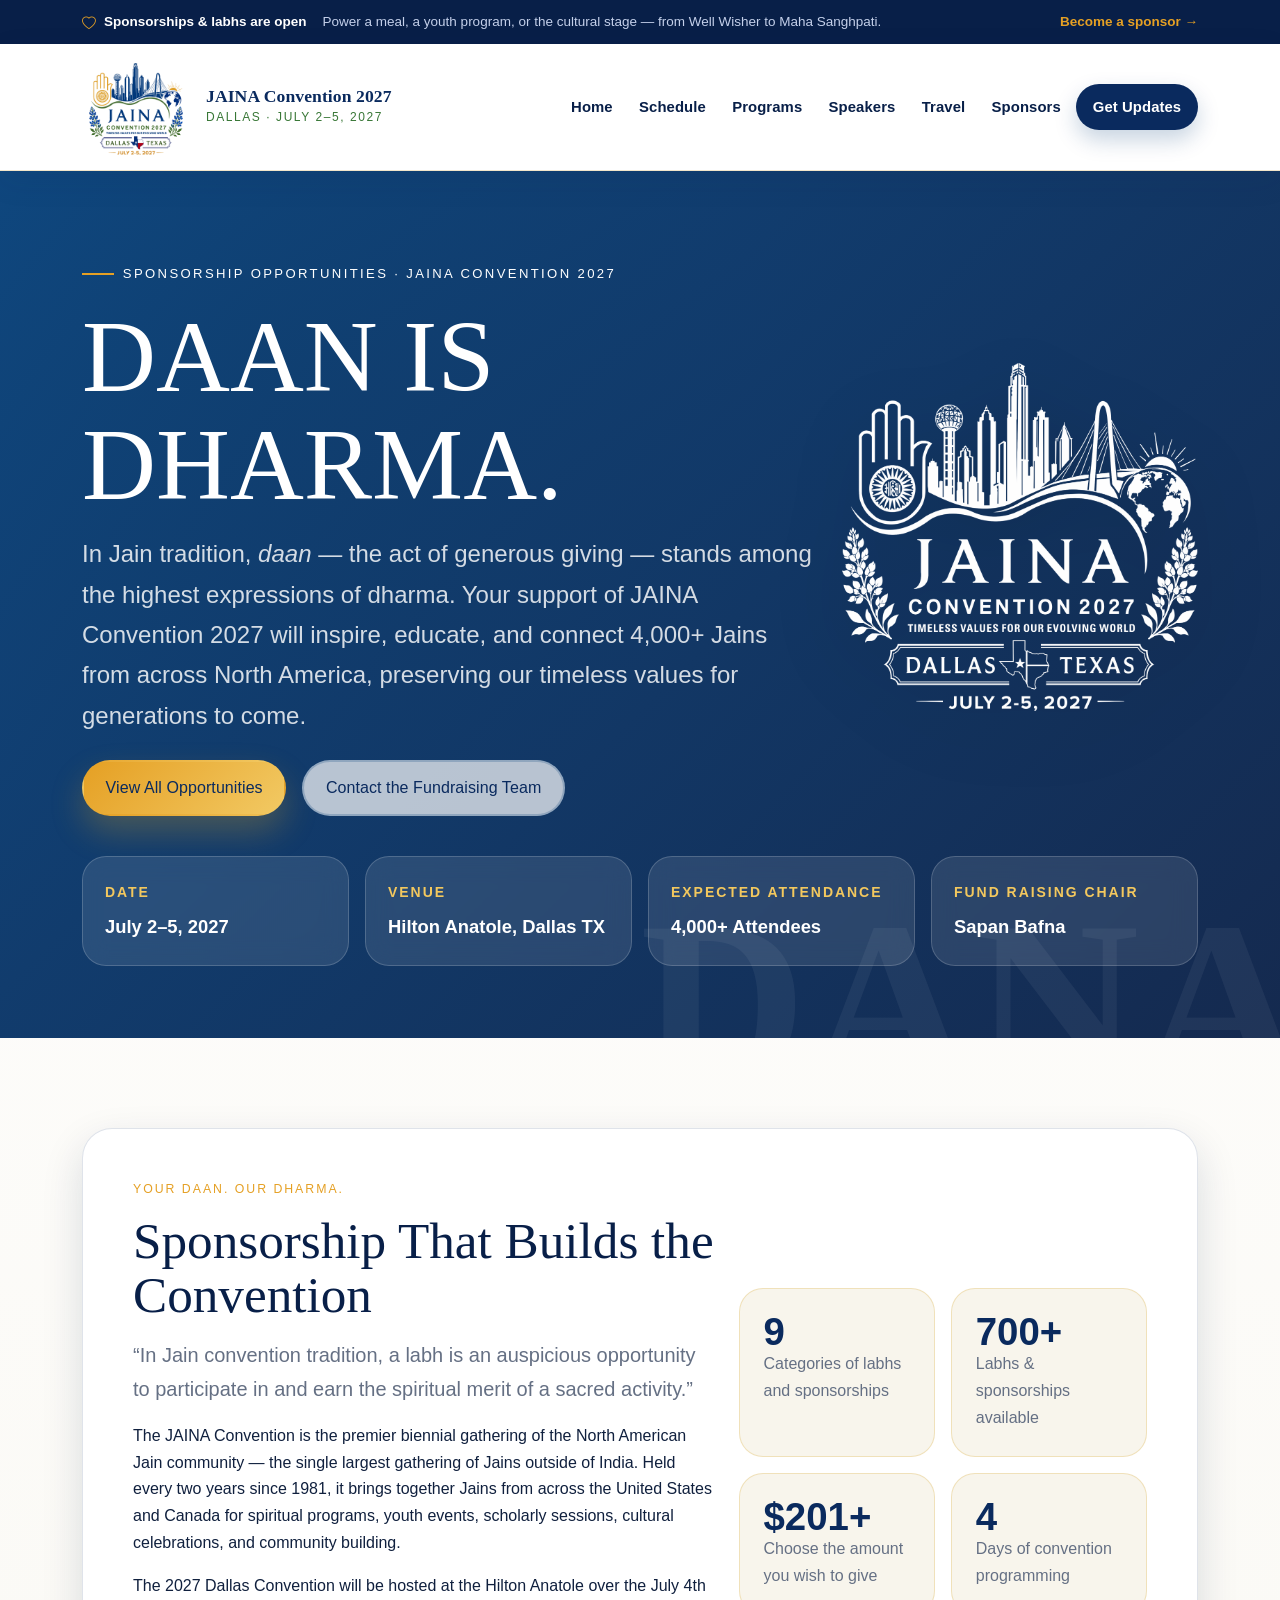
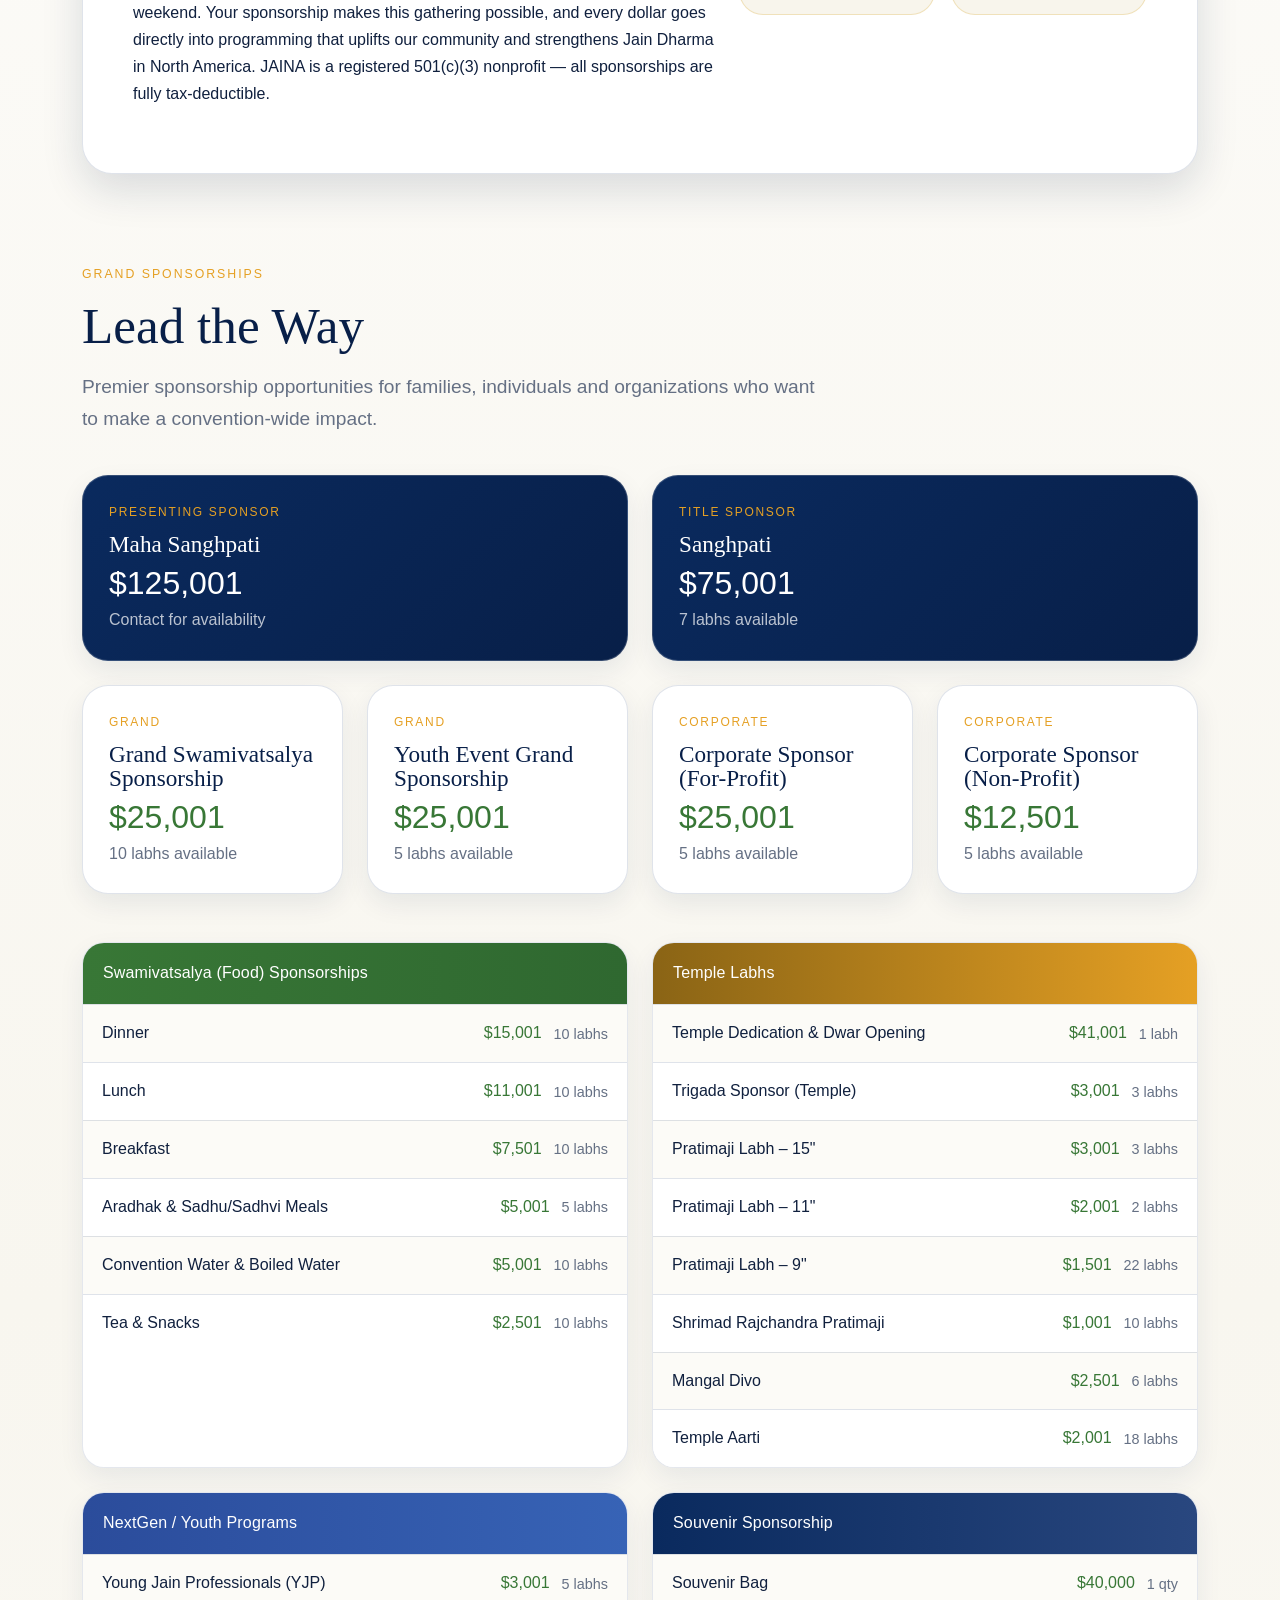
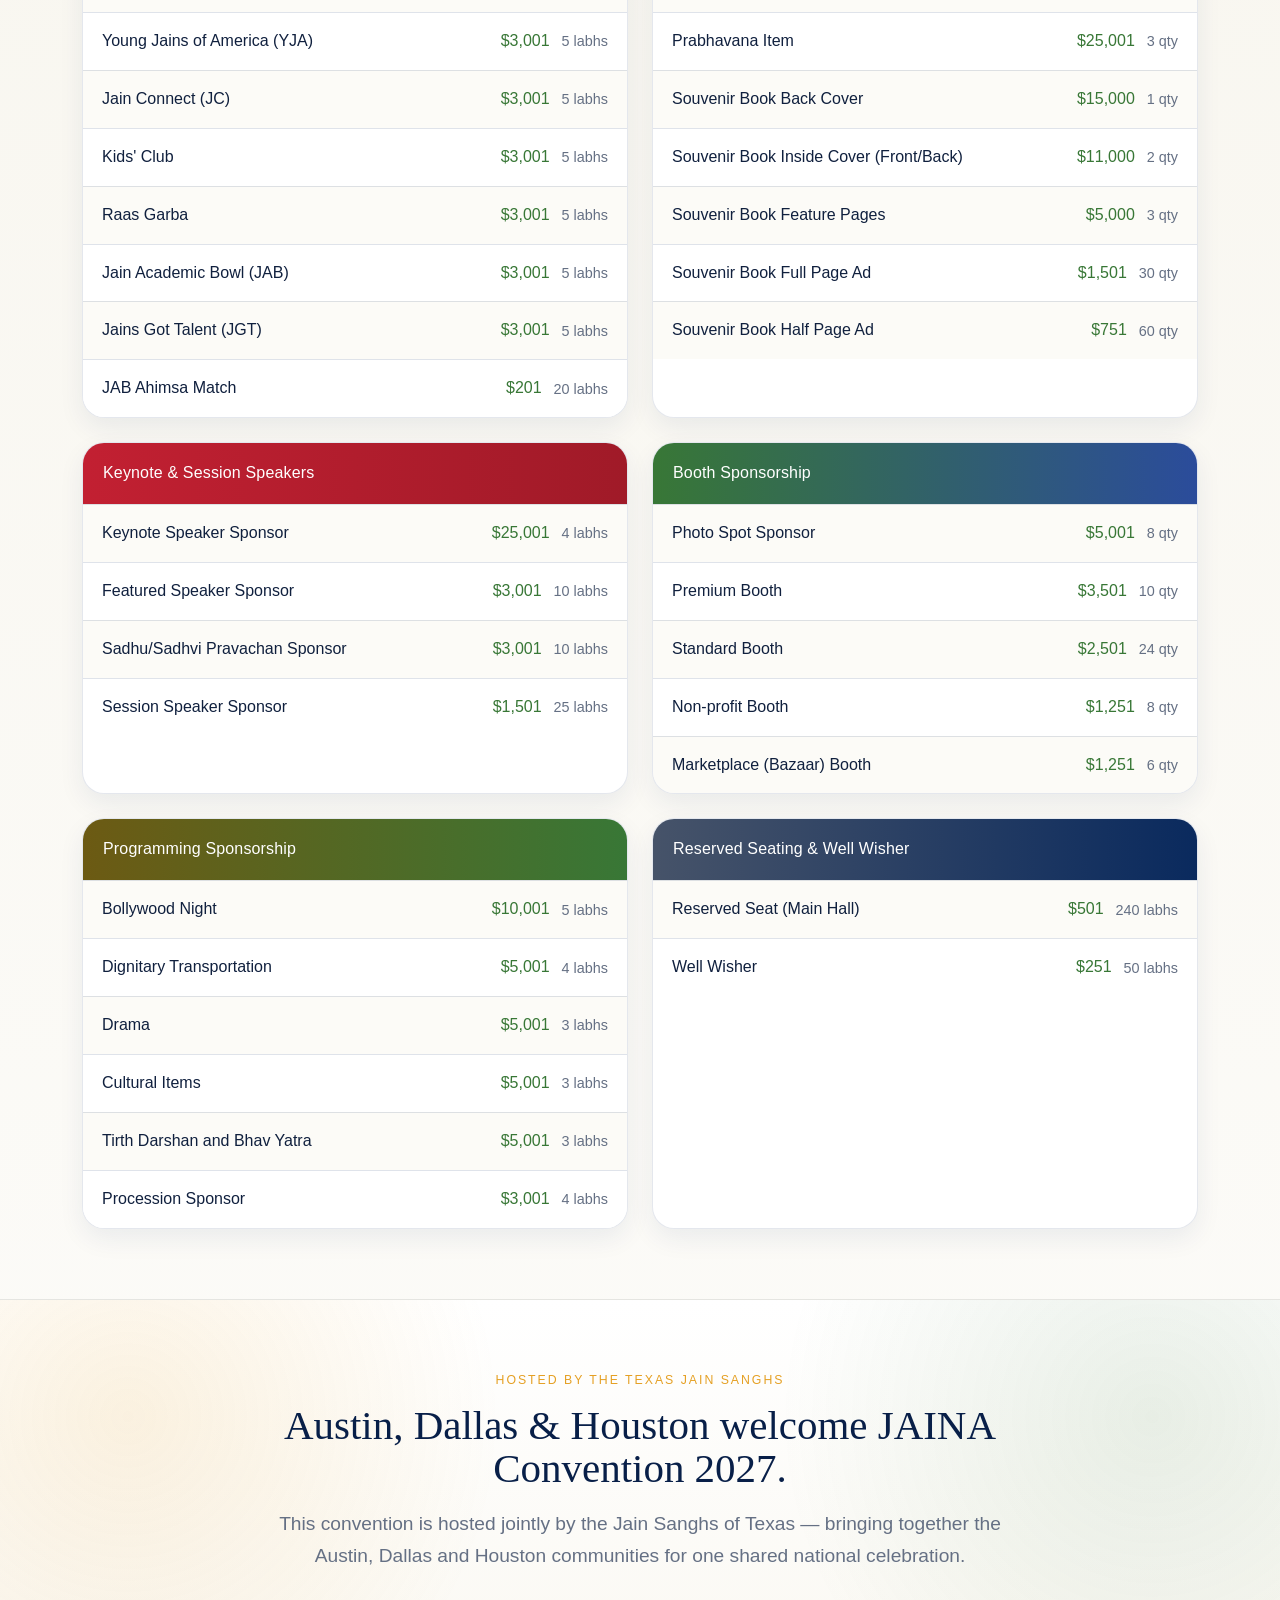
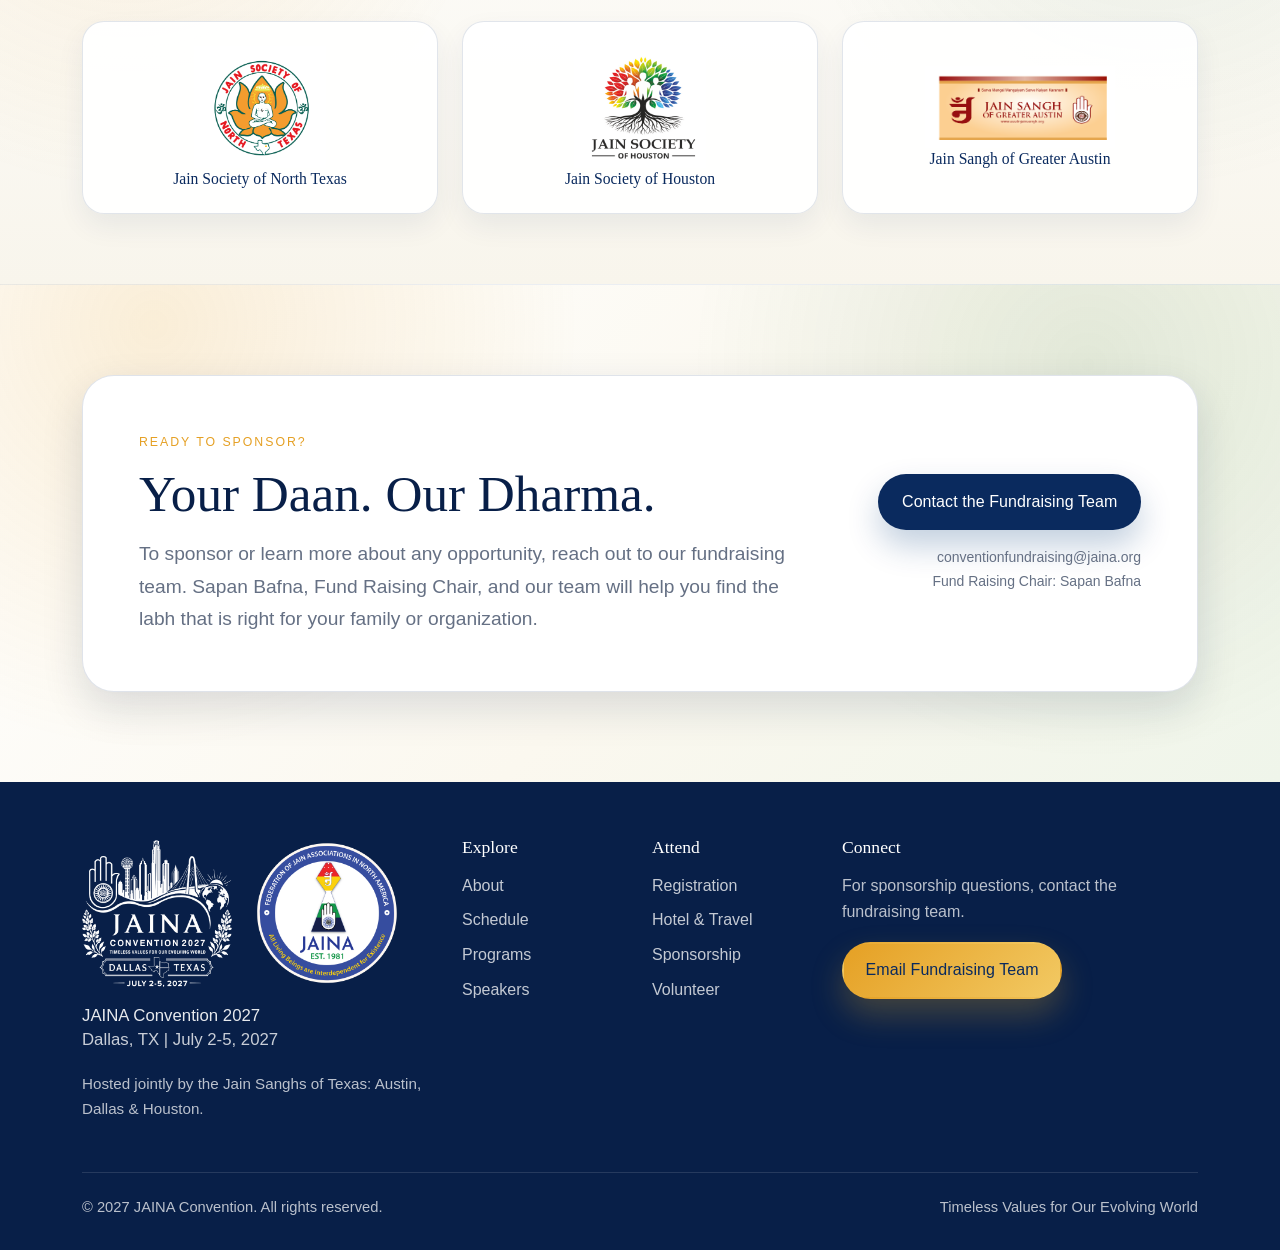
<file: sponsorship.html>
<!doctype html>
<html lang="en">
<head>
  <meta charset="utf-8">
  <meta name="viewport" content="width=device-width, initial-scale=1">
  <title>Sponsorship Opportunities — JAINA Convention 2027</title>
  <meta name="description" content="Sponsorship opportunities for JAINA Convention 2027 in Dallas, Texas.">
  <meta property="og:title" content="Sponsorship Opportunities — JAINA Convention 2027">
  <meta property="og:description" content="Give. Inspire. Be the reason JAINA Convention 2027 happens.">
  <meta property="og:image" content="assets/images/jaina_logo.png">
  <meta property="og:type" content="website">
  <link rel="icon" href="assets/images/favicon-32.png" type="image/png">
  <link rel="apple-touch-icon" href="assets/images/apple-touch-icon.png">
  <link href="https://cdn.jsdelivr.net/npm/bootstrap@5.3.3/dist/css/bootstrap.min.css" rel="stylesheet">
  <link href="https://cdn.jsdelivr.net/npm/bootstrap-icons@1.11.3/font/bootstrap-icons.css" rel="stylesheet">
  <link href="https://unpkg.com/aos@2.3.1/dist/aos.css" rel="stylesheet">
  <link href="assets/css/style.css" rel="stylesheet">
</head>
<body>
<a class="skip-link" href="#main">Skip to content</a>
<div class="sponsorstrip-top">
   <div class="container">
    <div class="wrap">
      <span class="ss-lead"> <i class="bi bi-heart"></i> Sponsorships &amp; labhs are open</span>
      <span class="ss-text">Power a meal, a youth program, or the cultural stage — from Well Wisher to Maha Sanghpati.</span>
      <a class="ss-cta" href="sponsorship.html">Become a sponsor →</a>
   </div>
</div>
</div>
<header class="site-header">
  <nav class="navbar navbar-expand-xl" aria-label="Primary navigation">
    <div class="container">
      <a class="navbar-brand" href="index.html" aria-label="JAINA Convention 2027 home">
        <span class="brand-logo-card"><img src="assets/images/jaina_logo.png" alt="JAINA Convention 2027 logo"></span>
        <span class="brand-copy">
          <span class="brand-title">JAINA Convention 2027</span>
          <span class="brand-subtitle">Dallas · July 2–5, 2027</span>
        </span>
      </a>
      <button class="navbar-toggler" type="button" data-bs-toggle="collapse" data-bs-target="#primaryNav" aria-controls="primaryNav" aria-expanded="false" aria-label="Toggle navigation">
        <span class="navbar-toggler-icon"></span>
      </button>
      <div class="collapse navbar-collapse" id="primaryNav">
        <ul class="navbar-nav ms-auto align-items-xl-center gap-xl-1">
          <li class="nav-item"><a class="nav-link" href="index.html">Home</a></li>
          <li class="nav-item"><a class="nav-link" href="index.html#schedule">Schedule</a></li>
          <li class="nav-item"><a class="nav-link" href="index.html#programs">Programs</a></li>
          <li class="nav-item"><a class="nav-link" href="index.html#speakers">Speakers</a></li>
          <li class="nav-item"><a class="nav-link" href="index.html#practical">Travel</a></li>
          <li class="nav-item"><a class="nav-link" href="sponsorship.html">Sponsors</a></li>
          <li class="nav-item"><a class="nav-link nav-cta" href="index.html#notify">Get Updates</a></li>
        </ul>
      </div>
    </div>
  </nav>
</header>

<main id="main">
  <section class="sponsor-hero" id="top">
    <div class="container position-relative">
      <div class="row g-4 align-items-center">
        <div class="col-lg-8" data-aos="fade-up">
          <div class="hero-kicker text-white">Sponsorship Opportunities · JAINA Convention 2027</div>
          <h1>DAAN IS DHARMA.</h1>
          <p class="lead fs-4 mt-3">In Jain tradition, <em>daan</em> — the act of generous giving — stands among the highest expressions of dharma. Your support of JAINA Convention 2027 will inspire, educate, and connect 4,000+ Jains from across North America, preserving our timeless values for generations to come.</p>
          <div class="d-flex flex-wrap gap-3 mt-4">
            <a class="btn-jaina-gold" href="#opportunities">View All Opportunities</a>
            <a class="btn-jaina-outline" href="mailto:conventionfundraising@jaina.org">Contact the Fundraising Team</a>
          </div>
        </div>
        <div class="col-lg-4" data-aos="fade-left">
          <div class="sponsor-hero-logo-white">
            <img src="assets/images/jc27_white.png" alt="JAINA Convention 2027 Dallas Texas white logo">
          </div>
        </div>
      </div>
      <div class="row g-3 mt-4">
        <div class="col-6 col-lg-3" data-aos="fade-up"><div class="hero-fact-card"><small>Date</small><strong>July 2–5, 2027</strong></div></div>
        <div class="col-6 col-lg-3" data-aos="fade-up" data-aos-delay="60"><div class="hero-fact-card"><small>Venue</small><strong>Hilton Anatole, Dallas TX</strong></div></div>
        <div class="col-6 col-lg-3" data-aos="fade-up" data-aos-delay="120"><div class="hero-fact-card"><small>Expected Attendance</small><strong>4,000+ Attendees</strong></div></div>
        <div class="col-6 col-lg-3" data-aos="fade-up" data-aos-delay="180"><div class="hero-fact-card"><small>Fund Raising Chair</small><strong>Sapan Bafna</strong></div></div>
      </div>
    </div>
  </section>

  <section class="section-padding" id="overview">
    <div class="container">
      <div class="sponsor-overview-card" data-aos="fade-up">
        <div class="row g-4 align-items-center">
          <div class="col-lg-7">
            <div class="section-eyebrow">Your Daan. Our Dharma.</div>
            <h2 class="section-title small">Sponsorship That Builds the Convention</h2>
            <p class="fs-5 text-muted-strong">“In Jain convention tradition, a labh is an auspicious opportunity to participate in and earn the spiritual merit of a sacred activity.”</p>
            <p>The JAINA Convention is the premier biennial gathering of the North American Jain community — the single largest gathering of Jains outside of India. Held every two years since 1981, it brings together Jains from across the United States and Canada for spiritual programs, youth events, scholarly sessions, cultural celebrations, and community building.</p>
            <p>The 2027 Dallas Convention will be hosted at the Hilton Anatole over the July 4th weekend. Your sponsorship makes this gathering possible, and every dollar goes directly into programming that uplifts our community and strengthens Jain Dharma in North America. JAINA is a registered 501(c)(3) nonprofit — all sponsorships are fully tax-deductible.</p>
          </div>
          <div class="col-lg-5">
            <div class="row g-3">
              <div class="col-sm-6"><div class="labh-stat"><strong>9</strong><span>Categories of labhs and sponsorships</span></div></div>
              <div class="col-sm-6"><div class="labh-stat"><strong>700+</strong><span>Labhs &amp; sponsorships available</span></div></div>
              <div class="col-sm-6"><div class="labh-stat"><strong>$201+</strong><span>Choose the amount you wish to give</span></div></div>
              <div class="col-sm-6"><div class="labh-stat"><strong>4</strong><span>Days of convention programming</span></div></div>
            </div>
          </div>
        </div>
      </div>
    </div>
  </section>

  <section class="section-padding-sm pt-0" id="opportunities">
    <div class="container">
      <div class="row align-items-end g-4 mb-4">
        <div class="col-lg-8" data-aos="fade-up">
          <div class="section-eyebrow">Grand Sponsorships</div>
          <h2 class="section-title small">Lead the Way</h2>
          <p class="section-lead">Premier sponsorship opportunities for families, individuals and organizations who want to make a convention-wide impact.</p>
        </div>
      </div>
      <div class="row g-4 mb-5">
        <div class="col-md-6" data-aos="fade-up"><article class="opportunity-card featured"><div class="tier">Presenting Sponsor</div><h3>Maha Sanghpati</h3><div class="price">$125,001</div><div class="availability">Contact for availability</div></article></div>
        <div class="col-md-6" data-aos="fade-up" data-aos-delay="80"><article class="opportunity-card featured"><div class="tier">Title Sponsor</div><h3>Sanghpati</h3><div class="price">$75,001</div><div class="availability">7 labhs available</div></article></div>
        <div class="col-md-6 col-xl-3" data-aos="fade-up"><article class="opportunity-card"><div class="tier">Grand</div><h3>Grand Swamivatsalya Sponsorship</h3><div class="price">$25,001</div><div class="availability">10 labhs available</div></article></div>
        <div class="col-md-6 col-xl-3" data-aos="fade-up" data-aos-delay="60"><article class="opportunity-card"><div class="tier">Grand</div><h3>Youth Event Grand Sponsorship</h3><div class="price">$25,001</div><div class="availability">5 labhs available</div></article></div>
        <div class="col-md-6 col-xl-3" data-aos="fade-up" data-aos-delay="120"><article class="opportunity-card"><div class="tier">Corporate</div><h3>Corporate Sponsor (For-Profit)</h3><div class="price">$25,001</div><div class="availability">5 labhs available</div></article></div>
        <div class="col-md-6 col-xl-3" data-aos="fade-up" data-aos-delay="180"><article class="opportunity-card"><div class="tier">Corporate</div><h3>Corporate Sponsor (Non-Profit)</h3><div class="price">$12,501</div><div class="availability">5 labhs available</div></article></div>
      </div>

      <div class="row g-4">
        <div class="col-lg-6" data-aos="fade-up">
          <article class="category-block">
            <div class="category-head food">Swamivatsalya (Food) Sponsorships</div>
            <div class="category-row"><span class="name">Dinner</span><span class="price">$15,001</span><span class="qty">10 labhs</span></div>
            <div class="category-row"><span class="name">Lunch</span><span class="price">$11,001</span><span class="qty">10 labhs</span></div>
            <div class="category-row"><span class="name">Breakfast</span><span class="price">$7,501</span><span class="qty">10 labhs</span></div>
            <div class="category-row"><span class="name">Aradhak &amp; Sadhu/Sadhvi Meals</span><span class="price">$5,001</span><span class="qty">5 labhs</span></div>
            <div class="category-row"><span class="name">Convention Water &amp; Boiled Water</span><span class="price">$5,001</span><span class="qty">10 labhs</span></div>
            <div class="category-row"><span class="name">Tea &amp; Snacks</span><span class="price">$2,501</span><span class="qty">10 labhs</span></div>
          </article>
        </div>
        <div class="col-lg-6" data-aos="fade-up" data-aos-delay="60">
          <article class="category-block">
            <div class="category-head temple">Temple Labhs</div>
            <div class="category-row"><span class="name">Temple Dedication &amp; Dwar Opening</span><span class="price">$41,001</span><span class="qty">1 labh</span></div>
            <div class="category-row"><span class="name">Trigada Sponsor (Temple)</span><span class="price">$3,001</span><span class="qty">3 labhs</span></div>
            <div class="category-row"><span class="name">Pratimaji Labh – 15&quot;</span><span class="price">$3,001</span><span class="qty">3 labhs</span></div>
            <div class="category-row"><span class="name">Pratimaji Labh – 11&quot;</span><span class="price">$2,001</span><span class="qty">2 labhs</span></div>
            <div class="category-row"><span class="name">Pratimaji Labh – 9&quot;</span><span class="price">$1,501</span><span class="qty">22 labhs</span></div>
            <div class="category-row"><span class="name">Shrimad Rajchandra Pratimaji</span><span class="price">$1,001</span><span class="qty">10 labhs</span></div>
            <div class="category-row"><span class="name">Mangal Divo</span><span class="price">$2,501</span><span class="qty">6 labhs</span></div>
            <div class="category-row"><span class="name">Temple Aarti</span><span class="price">$2,001</span><span class="qty">18 labhs</span></div>
          </article>
        </div>
        <div class="col-lg-6" data-aos="fade-up">
          <article class="category-block">
            <div class="category-head youth">NextGen / Youth Programs</div>
            <div class="category-row"><span class="name">Young Jain Professionals (YJP)</span><span class="price">$3,001</span><span class="qty">5 labhs</span></div>
            <div class="category-row"><span class="name">Young Jains of America (YJA)</span><span class="price">$3,001</span><span class="qty">5 labhs</span></div>
            <div class="category-row"><span class="name">Jain Connect (JC)</span><span class="price">$3,001</span><span class="qty">5 labhs</span></div>
            <div class="category-row"><span class="name">Kids' Club</span><span class="price">$3,001</span><span class="qty">5 labhs</span></div>
            <div class="category-row"><span class="name">Raas Garba</span><span class="price">$3,001</span><span class="qty">5 labhs</span></div>
            <div class="category-row"><span class="name">Jain Academic Bowl (JAB)</span><span class="price">$3,001</span><span class="qty">5 labhs</span></div>
            <div class="category-row"><span class="name">Jains Got Talent (JGT)</span><span class="price">$3,001</span><span class="qty">5 labhs</span></div>
            <div class="category-row"><span class="name">JAB Ahimsa Match</span><span class="price">$201</span><span class="qty">20 labhs</span></div>
          </article>
        </div>
        <div class="col-lg-6" data-aos="fade-up" data-aos-delay="60">
          <article class="category-block">
            <div class="category-head souvenir">Souvenir Sponsorship</div>
            <div class="category-row"><span class="name">Souvenir Bag</span><span class="price">$40,000</span><span class="qty">1 qty</span></div>
            <div class="category-row"><span class="name">Prabhavana Item</span><span class="price">$25,001</span><span class="qty">3 qty</span></div>
            <!-- <div class="category-row"><span class="name">Flyer in the Souvenir Bag</span><span class="price">$2,501</span><span class="qty">10 qty</span></div> -->
            <div class="category-row"><span class="name">Souvenir Book Back Cover</span><span class="price">$15,000</span><span class="qty">1 qty</span></div>
            <div class="category-row"><span class="name">Souvenir Book Inside Cover (Front/Back)</span><span class="price">$11,000</span><span class="qty">2 qty</span></div>
            <div class="category-row"><span class="name">Souvenir Book Feature Pages</span><span class="price">$5,000</span><span class="qty">3 qty</span></div>
            <div class="category-row"><span class="name">Souvenir Book Full Page Ad</span><span class="price">$1,501</span><span class="qty">30 qty</span></div>
            <div class="category-row"><span class="name">Souvenir Book Half Page Ad</span><span class="price">$751</span><span class="qty">60 qty</span></div>
          </article>
        </div>
        <div class="col-lg-6" data-aos="fade-up">
          <article class="category-block">
            <div class="category-head speakers">Keynote &amp; Session Speakers</div>
            <div class="category-row"><span class="name">Keynote Speaker Sponsor</span><span class="price">$25,001</span><span class="qty">4 labhs</span></div>
            <div class="category-row"><span class="name">Featured Speaker Sponsor</span><span class="price">$3,001</span><span class="qty">10 labhs</span></div>
            <div class="category-row"><span class="name">Sadhu/Sadhvi Pravachan Sponsor</span><span class="price">$3,001</span><span class="qty">10 labhs</span></div>
            <div class="category-row"><span class="name">Session Speaker Sponsor</span><span class="price">$1,501</span><span class="qty">25 labhs</span></div>
          </article>
        </div>
        <div class="col-lg-6" data-aos="fade-up" data-aos-delay="60">
          <article class="category-block">
            <div class="category-head exhibit">Booth Sponsorship</div>
            <div class="category-row"><span class="name">Photo Spot Sponsor</span><span class="price">$5,001</span><span class="qty">8 qty</span></div>
            <div class="category-row"><span class="name">Premium Booth</span><span class="price">$3,501</span><span class="qty">10 qty</span></div>
            <div class="category-row"><span class="name">Standard Booth</span><span class="price">$2,501</span><span class="qty">24 qty</span></div>
            <div class="category-row"><span class="name">Non-profit Booth</span><span class="price">$1,251</span><span class="qty">8 qty</span></div>
            <div class="category-row"><span class="name">Marketplace (Bazaar) Booth</span><span class="price">$1,251</span><span class="qty">6 qty</span></div>
          </article>
        </div>
        <div class="col-lg-6" data-aos="fade-up">
          <article class="category-block">
            <div class="category-head programming">Programming Sponsorship</div>
            <div class="category-row"><span class="name">Bollywood Night</span><span class="price">$10,001</span><span class="qty">5 labhs</span></div>
            <div class="category-row"><span class="name">Dignitary Transportation</span><span class="price">$5,001</span><span class="qty">4 labhs</span></div>
            <div class="category-row"><span class="name">Drama</span><span class="price">$5,001</span><span class="qty">3 labhs</span></div>
            <div class="category-row"><span class="name">Cultural Items</span><span class="price">$5,001</span><span class="qty">3 labhs</span></div>
            <div class="category-row"><span class="name">Tirth Darshan and Bhav Yatra</span><span class="price">$5,001</span><span class="qty">3 labhs</span></div>
            <div class="category-row"><span class="name">Procession Sponsor</span><span class="price">$3,001</span><span class="qty">4 labhs</span></div>
          </article>
        </div>
        <div class="col-lg-6" data-aos="fade-up" data-aos-delay="60">
          <article class="category-block">
            <div class="category-head seating">Reserved Seating &amp; Well Wisher</div>
            <div class="category-row"><span class="name">Reserved Seat (Main Hall)</span><span class="price">$501</span><span class="qty">240 labhs</span></div>
            <div class="category-row"><span class="name">Well Wisher</span><span class="price">$251</span><span class="qty">50 labhs</span></div>
          </article>
        </div>
      </div>
    </div>
  </section>


</main>

<section class="host-section section-padding-sm" id="host-sanghs">
  <div class="container">
    <div class="text-center mx-auto mb-5" style="max-width: 820px;" data-aos="fade-up">
      <div class="section-eyebrow">Hosted by the Texas Jain Sanghs</div>
      <h2 class="section-title small">Austin, Dallas &amp; Houston welcome JAINA Convention 2027.</h2>
      <p class="section-lead mx-auto mb-0">This convention is hosted jointly by the Jain Sanghs of Texas — bringing together the Austin, Dallas and Houston communities for one shared national celebration.</p>
    </div>
    <div class="row g-4 justify-content-center">
      <div class="col-md-4" data-aos="fade-up">
        <article class="host-card">
          <a href="https://www.dfwjains.org/" target="_blank">
          <img src="assets/images/host_jain_society_north_texas.png" alt="Jain Society of North Texas logo">
          <h3>Jain Society of North Texas</h3>
          </a>
        </article>
      </div>
      <div class="col-md-4" data-aos="fade-up" data-aos-delay="80">
        <article class="host-card">
          <a href="https://www.jainsocietyhouston.org/" target="_blank">
          <img src="assets/images/host_jain_society_houston.png" alt="Jain Society of Houston logo">
          <h3>Jain Society of Houston</h3>
          </a>
        </article>
      </div>
      <div class="col-md-4" data-aos="fade-up" data-aos-delay="160">
        <article class="host-card austin">
          <a href="https://www.austinjainsangh.org/" target="_blank">
          <img src="assets/images/host_jain_sangh_austin.png" alt="Jain Sangh of Greater Austin logo">
          <h3>Jain Sangh of Greater Austin</h3>
          </a>
        </article>
      </div>
    </div>
  </div>
</section>
  <section class="notify-section section-padding" id="contact">
    <div class="container">
      <div class="notify-card" data-aos="zoom-in">
        <div class="row align-items-center g-4">
          <div class="col-lg-8">
            <div class="section-eyebrow">Ready to Sponsor?</div>
            <h2 class="section-title small">Your Daan. Our Dharma.</h2>
            <p class="section-lead mb-0">To sponsor or learn more about any opportunity, reach out to our fundraising team. Sapan Bafna, Fund Raising Chair, and our team will help you find the labh that is right for your family or organization.</p>
          </div>
          <div class="col-lg-4 text-lg-end">
            <a class="btn-jaina" href="mailto:conventionfundraising@jaina.org">Contact the Fundraising Team</a>
            <p class="small text-muted-strong mt-3 mb-0">conventionfundraising@jaina.org<br>Fund Raising Chair: Sapan Bafna</p>
          </div>
        </div>
      </div>
    </div>
  </section>

<footer class="site-footer">
  <div class="container">
    <div class="row g-4">
      <div class="col-lg-4">
        <div class="footer-logo-group mb-3" aria-label="JAINA Convention 2027 and JAINA logos">
          <img class="footer-logo-white" src="assets/images/jc27_white.png" alt="JAINA Convention 2027 Dallas Texas logo">
          <img class="footer-logo-official" src="assets/images/jaina_federation_logo.png" alt="Federation of Jain Associations in North America logo">
        </div>
        <p class="footer-event-title">JAINA Convention 2027<br><span>Dallas, TX | July 2-5, 2027</span></p>
        <p class="hosted-note">Hosted jointly by the Jain Sanghs of Texas: Austin, Dallas &amp; Houston.</p>
      </div>
      <div class="col-6 col-lg-2"><h4>Explore</h4><ul class="footer-links"><li><a href="index.html#intro">About</a></li><li><a href="index.html#schedule">Schedule</a></li><li><a href="index.html#programs">Programs</a></li><li><a href="index.html#speakers">Speakers</a></li></ul></div>
      <div class="col-6 col-lg-2"><h4>Attend</h4><ul class="footer-links"><li><a href="index.html#practical">Registration</a></li><li><a href="index.html#practical">Hotel &amp; Travel</a></li><li><a href="#opportunities">Sponsorship</a></li><li><a href="index.html#programs">Volunteer</a></li></ul></div>
      <div class="col-lg-4"><h4>Connect</h4><p>For sponsorship questions, contact the fundraising team.</p><a class="btn-jaina-gold" href="mailto:conventionfundraising@jaina.org">Email Fundraising Team</a></div>
    </div>
    <div class="footer-bottom d-flex flex-column flex-md-row justify-content-between gap-2">
      <span>© 2027 JAINA Convention. All rights reserved.</span>
      <span>Timeless Values for Our Evolving World</span>
    </div>
  </div>
</footer>
<script src="https://cdn.jsdelivr.net/npm/bootstrap@5.3.3/dist/js/bootstrap.bundle.min.js"></script>
<script src="https://unpkg.com/aos@2.3.1/dist/aos.js"></script>
<script src="assets/js/main.js"></script>
</body>
</html>
</file>
<file: assets/css/style.css>
:root {
  --navy: #003c78;
  --navy-2: #0b2148;
  --blue: #0d5ea6;
  --gold: #d6a327;
  --gold-2: #f3d37a;
  --green: #2d641f;
  --green-2: #507b36;
  --cream: #fbf8ef;
  --cream-2: #f4efe2;
  --ink: #14213d;
  --muted: #687386;
  --line: rgba(20, 33, 61, .12);
  --white: #ffffff;
  --shadow: 0 18px 50px rgba(0, 30, 72, .14);
  --shadow-soft: 0 12px 30px rgba(0, 30, 72, .08);
  --radius: 24px;
  --font-scale: 1;
}

* { box-sizing: border-box; }
html { scroll-behavior: smooth; }
body {
  margin: 0;
  font-family:sans-serif;
  color: var(--ink);
  background: linear-gradient(180deg, #fff 0%, var(--cream) 44%, #fff 100%);
  font-size: calc(1rem * var(--font-scale));
  line-height: 1.68;
  text-rendering: optimizeLegibility;
  -webkit-font-smoothing: antialiased;
}
body.menu-open { overflow: hidden; }

h1, h2, h3, h4, h5, .display-title, .section-title, .brand-title {
  font-family:sans-serif;;
  letter-spacing: 0;
  color: var(--navy-2);
  line-height: 1.05;
}

a { color: var(--navy); text-decoration: none; }
a:hover { color: var(--green); }
img { max-width: 100%; height: auto; }

.skip-link {
  position: absolute;
  left: -999px;
  top: 16px;
  z-index: 2000;
  background: var(--navy);
  color: #fff;
  padding: 10px 16px;
  border-radius: 999px;
}
.skip-link:focus { left: 16px; }

.site-header {
  position: sticky;
  top: 0;
  z-index: 1030;
  background: rgba(255, 255, 255, .92);
  backdrop-filter: saturate(160%) blur(16px);
  box-shadow: 0 10px 30px rgba(0, 37, 90, .08);
  border-bottom: 1px solid rgba(0, 60, 120, .08);
}
.navbar { padding-top: .55rem; padding-bottom: .55rem; }
.navbar-brand {
  display: flex;
  align-items: center;
  gap: 14px;
  min-width: 260px;
}
.brand-logo-card {
  width: 96px;
  height: 92px;
  display: grid;
  place-items: center;
  flex: 0 0 auto;
  background: #fff;
  /* border: 1px solid rgba(214, 163, 39, .45); */
  border-radius: 18px;
  /* box-shadow: 0 10px 24px rgba(0, 60, 120, .12); */
  padding: 7px;
}
.brand-logo-card img { width: 100%; height: 100%; object-fit: contain; }
.brand-copy { display: flex; flex-direction: column; gap: 2px; }
.brand-title {
  font-size: 1.18rem;
  color: var(--navy);
  font-weight: 700;
  white-space: nowrap;
}
.brand-subtitle {
  font-size: .75rem;
  color: var(--green);
  letter-spacing: .16em;
  text-transform: uppercase;
  font-weight: 800;
}
.nav-link {
  font-weight: 800;
  font-size: .93rem;
  letter-spacing: .015em;
  color: var(--navy-2) !important;
  padding: .65rem .7rem !important;
  border-radius: 999px;
}
.nav-link:hover, .nav-link:focus { background: rgba(214, 163, 39, .13); color: var(--navy) !important; }
.nav-cta {
  background: var(--navy);
  color: #fff !important;
  padding-inline: 1.05rem !important;
  box-shadow: 0 10px 22px rgba(0, 60, 120, .22);
}
.nav-cta:hover { background: var(--green); color: #fff !important; }
.accessibility-controls {
  display: inline-flex;
  align-items: center;
  gap: 4px;
  background: var(--cream);
  border: 1px solid var(--line);
  border-radius: 999px;
  padding: 4px;
  margin-left: .5rem;
}
.accessibility-controls button {
  min-width: 34px;
  height: 34px;
  border: 0;
  border-radius: 999px;
  font-weight: 900;
  color: var(--navy);
  background: transparent;
}
.accessibility-controls button:hover,
.accessibility-controls button:focus { background: #fff; outline: 2px solid rgba(214, 163, 39, .28); }

.btn-jaina, .btn-jaina-outline, .btn-jaina-gold {
  display: inline-flex;
  align-items: center;
  justify-content: center;
  gap: .45rem;
  border-radius: 999px;
  min-height: 48px;
  padding: .8rem 1.35rem;
  font-weight: 900;
  letter-spacing: .015em;
  border: 2px solid transparent;
  transition: transform .18s ease, box-shadow .18s ease, background .18s ease, color .18s ease;
}
.btn-jaina:hover, .btn-jaina-outline:hover, .btn-jaina-gold:hover { transform: translateY(-2px); }
.btn-jaina { color: #fff; background: var(--navy); box-shadow: 0 16px 32px rgba(0,60,120,.24); }
.btn-jaina:hover { color: #fff; background: var(--green); }
.btn-jaina-outline { color: var(--navy); background: rgba(255,255,255,.7); border-color: rgba(0,60,120,.22); }
.btn-jaina-outline:hover { color: var(--navy); background: #fff; box-shadow: var(--shadow-soft); }
.btn-jaina-gold { color: var(--navy-2); background: linear-gradient(135deg, var(--gold), var(--gold-2)); box-shadow: 0 16px 32px rgba(214,163,39,.28); }
.btn-jaina-gold:hover { color: var(--navy); filter: saturate(1.08); }

.section-padding { padding: 90px 0; }
.section-padding-sm { padding: 70px 0; }
.section-eyebrow {
  text-transform: uppercase;
  letter-spacing: .18em;
  color: var(--gold);
  font-size: .77rem;
  font-weight: 900;
  margin-bottom: 14px;
}
.section-title {
  font-size: clamp(2.2rem, 5vw, 4.6rem);
  margin-bottom: 18px;
}
.section-title.small { font-size: clamp(1.9rem, 4vw, 3.3rem); }
.section-lead {
  color: var(--muted);
  font-size: clamp(1.03rem, 1.5vw, 1.2rem);
  max-width: 760px;
}
.gold-rule {
  width: 76px;
  height: 4px;
  border-radius: 999px;
  background: linear-gradient(90deg, var(--gold), var(--green));
  margin: 18px 0 22px;
}
.text-muted-strong { color: var(--muted); }

.hero {
  position: relative;
  overflow: hidden;
  padding: 86px 0 70px;
  background:
    radial-gradient(circle at 12% 10%, rgba(214, 163, 39, .22), transparent 36%),
    radial-gradient(circle at 86% 20%, rgba(45, 100, 31, .17), transparent 34%),
    linear-gradient(135deg, #fff 0%, #f9f4e8 54%, #eff5ea 100%);
}
.hero::before {
  content: "JAINA 2027";
  position: absolute;
  right: -3vw;
  top: 6vh;
  font-family:sans-serif;
  font-size: clamp(5rem, 14vw, 15rem);
  font-weight: 900;
  letter-spacing: -.08em;
  color: rgba(0, 60, 120, .045);
  white-space: nowrap;
  pointer-events: none;
}
.hero-kicker {
  display: inline-flex;
  align-items: center;
  gap: .55rem;
  color: var(--green);
  font-weight: 900;
  letter-spacing: .18em;
  text-transform: uppercase;
  font-size: .82rem;
  margin-bottom: 18px;
}
.hero-kicker::before { content: ""; width: 32px; height: 2px; background: var(--gold); }
.hero-title {
  font-size: clamp(3rem, 7vw, 6.8rem);
  max-width: 820px;
  margin-bottom: 22px;
}
.hero-title .accent { color: var(--green); }
.hero-lead { max-width: 650px; font-size: clamp(1.08rem, 1.7vw, 1.35rem); color: #43506a; }
.hero-meta {
  display: flex;
  flex-wrap: wrap;
  gap: 12px;
  margin: 28px 0 32px;
}
.meta-pill {
  display: inline-flex;
  align-items: center;
  gap: 9px;
  background: rgba(255,255,255,.78);
  border: 1px solid rgba(0,60,120,.12);
  border-radius: 999px;
  padding: 10px 16px;
  box-shadow: 0 10px 28px rgba(0, 37, 90, .07);
  font-weight: 900;
  color: var(--navy-2);
}
.meta-pill i { color: var(--gold); }
.hero-art {
  position: relative;
  min-height: 620px;
}
.hero-logo-feature {
  position: absolute;
  z-index: 3;
  top: 0;
  right: 4%;
  width: min(46vw, 320px);
  background: rgba(255, 255, 255, .82);
  border: 1px solid rgba(214,163,39,.42);
  border-radius: 34px;
  padding: 18px;
  box-shadow: var(--shadow);
  backdrop-filter: blur(16px);
}
.hero-logo-feature img { filter: drop-shadow(0 12px 18px rgba(0, 37, 90, .16)); }
.photo-stack {
  position: absolute;
  inset: 130px 0 0 0;
}
.stack-photo {
  position: absolute;
  border: 10px solid #fff;
  border-bottom-width: 34px;
  border-radius: 14px;
  box-shadow: 0 18px 45px rgba(0, 37, 90, .18);
  background: #fff;
  object-fit: cover;
  aspect-ratio: 3/2;
}
.stack-photo.one { width: 58%; left: 1%; top: 45px; transform: rotate(-7deg); }
.stack-photo.two { width: 48%; right: 0; top: 170px; transform: rotate(6deg); }
.stack-photo.three { width: 44%; left: 20%; bottom: 0; transform: rotate(3deg); }
.date-card {
  position: absolute;
  left: 0;
  bottom: 54px;
  z-index: 4;
  background: var(--navy);
  color: #fff;
  border-radius: 26px;
  padding: 22px 24px;
  box-shadow: var(--shadow);
  border: 1px solid rgba(255,255,255,.25);
}
.date-card .big-date { font-family:sans-serif; font-size: 2.2rem; line-height: 1; color: #fff; }
.date-card span { color: var(--gold-2); font-weight: 900; letter-spacing: .08em; text-transform: uppercase; font-size: .78rem; }

.stat-strip {
  position: relative;
  margin-top: -24px;
  z-index: 5;
}
.stat-panel {
  background: #fff;
  border: 1px solid var(--line);
  border-radius: 28px;
  box-shadow: var(--shadow);
  overflow: hidden;
  margin-bottom: 50px;
}
.stat-item {
  padding: 30px;
  border-right: 1px solid var(--line);
  min-height: 100%;
}
.stat-item:last-child { border-right: 0; }
.stat-number {
  display: block;
  color: var(--navy);
  font-size: clamp(2rem, 4vw, 3.3rem);
  font-weight: 900;
  line-height: 1;
  font-family:sans-serif;
}
.stat-label { color: var(--muted); font-weight: 800; margin-top: 8px; }

.quote-section { background: var(--navy-2); color: #fff; position: relative; overflow: hidden; }
.quote-section::before,
.quote-section::after {
  content: "";
  position: absolute;
  border-radius: 999px;
  opacity: .1;
}
.quote-section::before { width: 320px; height: 320px; background: var(--cream); left: -110px; top: -150px; }
.quote-section::after { width: 420px; height: 420px; border: 2px solid rgba(255,255,255,.15); right: -170px; bottom: -190px; }
.quote-card { position: relative; z-index: 2; }
.quote-mark { color: var(--gold); font-size: 6rem; line-height: .6; font-family:sans-serif; }
.quote-text { color: #fff; font-size: clamp(1.45rem, 3vw, 2.55rem); font-family: sans-serif; line-height: 1.28; }

.schedule-section { background: linear-gradient(180deg, var(--navy-2), var(--navy)); color: #fff; }
.schedule-section .section-title, .schedule-section .section-lead { color: #fff; }
.schedule-tabs { margin-top: 34px; }
.day-card {
  background: rgba(255,255,255,.08);
  border: 1px solid rgba(255,255,255,.16);
  border-radius: 26px;
  padding: 22px;
  height: 100%;
  box-shadow: 0 20px 40px rgba(0, 0, 0, .16);
}
.day-card:hover { background: rgba(255,255,255,.11); }
.day-flag { color: var(--gold-2); font-weight: 900; letter-spacing: .18em; text-transform: uppercase; font-size: .77rem; }
.day-title { color: #fff; font-size: 1.75rem; margin: 4px 0 4px; }
.day-date { color: rgba(255,255,255,.74); font-weight: 800; margin-bottom: 18px; }
.event-row {
  display: grid;
  grid-template-columns: 82px 1fr;
  gap: 14px;
  padding: 16px 0;
  border-top: 1px solid rgba(255,255,255,.13);
}
.event-time { color: var(--gold-2); font-weight: 900; font-size: .9rem; line-height: 1.2; }
.event-name { color: #fff; font-weight: 800; line-height: 1.32; }
.event-type { display: inline-block; margin-top: 5px; color: rgba(255,255,255,.65); font-size: .82rem; font-weight: 800; }
.schedule-note { color: rgba(255,255,255,.68); margin-top: 22px; font-size: .95rem; }

.card-lift {
  background: #fff;
  border: 1px solid var(--line);
  border-radius: var(--radius);
  box-shadow: var(--shadow-soft);
  transition: transform .2s ease, box-shadow .2s ease;
  height: 100%;
}
.card-lift:hover { transform: translateY(-6px); box-shadow: var(--shadow); }
.program-card { padding: 28px; position: relative; overflow: hidden; }
.program-icon {
  width: 54px;
  height: 54px;
  display: grid;
  place-items: center;
  border-radius: 18px;
  background: linear-gradient(135deg, rgba(214,163,39,.2), rgba(45,100,31,.12));
  color: var(--navy);
  font-size: 1.35rem;
  margin-bottom: 18px;
}
.program-card h3 { font-size: 1.45rem; margin-bottom: 12px; }
.program-card p { color: var(--muted); margin-bottom: 18px; }
.check-list { list-style: none; padding: 0; margin: 0; }
.check-list li {
  position: relative;
  padding-left: 26px;
  margin: 8px 0;
  color: #41506a;
  font-weight: 650;
}
.check-list li::before {
  content: "✓";
  position: absolute;
  left: 0;
  top: 0;
  color: var(--green);
  font-weight: 900;
}

.speaker-section { background: linear-gradient(180deg, var(--cream), #fff); }
.speaker-card {
  overflow: hidden;
  border-radius: 28px;
  background: #fff;
  border: 1px solid var(--line);
  box-shadow: var(--shadow);
}
.speaker-media {
  min-height: 340px;
  background: linear-gradient(135deg, rgba(0,60,120,.08), rgba(214,163,39,.18));
  position: relative;
}
.speaker-media img {
  width: 100%; height: 100%; object-fit: cover; min-height: 340px;
}
.announcement-card {
  background: var(--navy);
  color: #fff;
  border-radius: 24px;
  padding: 28px;
  height: 100%;
}
.announcement-card h3 { color: #fff; font-size: 1.7rem; }
.announcement-card p { color: rgba(255,255,255,.78); }
.badge-soft {
  display: inline-flex;
  align-items: center;
  gap: 8px;
  background: rgba(214,163,39,.14);
  color: var(--navy);
  border: 1px solid rgba(214,163,39,.26);
  border-radius: 999px;
  padding: 8px 12px;
  font-weight: 900;
  font-size: .85rem;
}

.travel-card { overflow: hidden; border-radius: 30px; box-shadow: var(--shadow); border: 1px solid var(--line); background: #fff; }
.travel-card img { width: 100%; height: 100%; min-height: 400px; object-fit: cover; }
.feature-grid { display: grid; grid-template-columns: repeat(2, minmax(0, 1fr)); gap: 12px; }
.feature-pill {
  padding: 14px 16px;
  background: var(--cream);
  border: 1px solid var(--line);
  border-radius: 16px;
  color: var(--navy-2);
  font-weight: 900;
}
.info-card {
  padding: 26px;
  border-radius: 24px;
  background: linear-gradient(180deg, #fff, #fbf8ef);
  border: 1px solid var(--line);
  height: 100%;
}
.info-card h3 { font-size: 1.4rem; margin-bottom: 12px; }
.info-card p, .info-card li { color: var(--muted); }

.sponsors-section { background: #fff; }

.sponsors-section .sponsor-section-lead {
  max-width: 1080px;
}
.sponsor-mini-card {
  border-radius: 24px;
  padding: 26px;
  background: linear-gradient(180deg, #fff, var(--cream));
  border: 1px solid var(--line);
  height: 100%;
  box-shadow: var(--shadow-soft);
}
.sponsor-mini-card .amount { color: var(--green); font-family: sans-serif; font-size: 1.85rem; font-weight: 900; line-height: 1; }
.sponsor-mini-card h3 { font-size: 1.45rem; margin: 14px 0 10px; }
.sponsor-band {
  background: linear-gradient(135deg, var(--navy), var(--navy-2));
  color: #fff;
  border-radius: 30px;
  padding: 34px;
  overflow: hidden;
  position: relative;
  box-shadow: var(--shadow);
}
.sponsor-band::after {
  content: "";
  position: absolute;
  right: -80px;
  bottom: -90px;
  width: 260px;
  height: 260px;
  border-radius: 999px;
  border: 36px solid rgba(214,163,39,.18);
}
.sponsor-band h3 { color: #fff; font-size: clamp(1.8rem, 3vw, 3rem); }
.sponsor-band p { color: rgba(255,255,255,.78); max-width: 720px; }

.notify-section {
  background:
    radial-gradient(circle at 12% 20%, rgba(214, 163, 39, .22), transparent 34%),
    radial-gradient(circle at 88% 20%, rgba(45, 100, 31, .14), transparent 34%),
    linear-gradient(135deg, var(--cream), #fff);
}
.notify-card {
  border-radius: 32px;
  background: #fff;
  border: 1px solid var(--line);
  box-shadow: var(--shadow);
  padding: clamp(28px, 5vw, 56px);
}
.notify-form .form-control {
  min-height: 56px;
  border-radius: 999px;
  border: 1px solid rgba(0, 60, 120, .18);
  padding-left: 22px;
  font-size: 1.05rem;
}
.notify-form .form-control:focus {
  box-shadow: 0 0 0 .25rem rgba(214,163,39,.18);
  border-color: var(--gold);
}
.form-message { margin-top: 14px; font-weight: 800; }
.form-message.success { color: var(--green); }
.form-message.error { color: #b00020; }

.site-footer {
  background: var(--navy-2);
  color: rgba(255,255,255,.72);
  padding: 56px 0 30px;
}
.site-footer .footer-logo {
  width: 130px;
  background: #fff;
  border-radius: 20px;
  padding: 10px;
  border: 1px solid rgba(214,163,39,.44);
}
.site-footer h4 { color: #fff; font-size: 1.1rem; margin-bottom: 16px; }
.footer-links { list-style: none; padding: 0; margin: 0; }
.footer-links li { margin-bottom: 8px; }
.footer-links a { color: rgba(255,255,255,.76); }
.footer-links a:hover { color: var(--gold-2); }
.footer-bottom { border-top: 1px solid rgba(255,255,255,.12); margin-top: 34px; padding-top: 22px; font-size: .92rem; }

/* Sponsorship page */
.sponsor-hero {
  background:
    linear-gradient(135deg, rgba(0,60,120,.94), rgba(11,33,72,.96)),
    radial-gradient(circle at 20% 20%, rgba(214,163,39,.35), transparent 40%);
  color: #fff;
  position: relative;
  overflow: hidden;
  padding: 86px 0 72px;
}
.sponsor-hero::after {
  content: "DANA";
  position: absolute;
  right: -2vw;
  bottom: -4vw;
  color: rgba(255,255,255,.055);
  font-family:sans-serif;
  font-size: clamp(6rem, 18vw, 18rem);
  font-weight: 900;
  line-height: .75;
}
.sponsor-hero h1 { color: #fff; font-size: clamp(3.2rem, 8vw, 7rem); }
.sponsor-hero .lead { color: rgba(255,255,255,.82); max-width: 790px; }
.hero-fact-card {
  background: rgba(255,255,255,.1);
  border: 1px solid rgba(255,255,255,.18);
  border-radius: 24px;
  padding: 22px;
  backdrop-filter: blur(12px);
  height: 100%;
}
.hero-fact-card small { color: var(--gold-2); text-transform: uppercase; letter-spacing: .14em; font-weight: 900; }
.hero-fact-card strong { display: block; color: #fff; font-size: 1.15rem; margin-top: 6px; }
.sponsor-overview-card {
  background: #fff;
  border: 1px solid var(--line);
  border-radius: 30px;
  padding: clamp(28px, 5vw, 50px);
  box-shadow: var(--shadow);
}
.labh-stat {
  border-radius: 24px;
  padding: 24px;
  background: var(--cream);
  border: 1px solid rgba(214,163,39,.25);
  height: 100%;
}
.labh-stat strong { display: block; color: var(--navy); font-family: sans-serif; font-size: 2.4rem; line-height: 1; }
.labh-stat span { color: var(--muted); font-weight: 850; }
.opportunity-card {
  background: #fff;
  border: 1px solid var(--line);
  border-radius: 26px;
  box-shadow: var(--shadow-soft);
  padding: 26px;
  height: 100%;
}
.opportunity-card.featured {
  background: linear-gradient(135deg, var(--navy), var(--navy-2));
  color: #fff;
  border-color: rgba(255,255,255,.18);
}
.opportunity-card.featured h3,
.opportunity-card.featured .price { color: #fff; }
.opportunity-card .tier { color: var(--gold); font-weight: 900; text-transform: uppercase; letter-spacing: .14em; font-size: .75rem; }
.opportunity-card h3 { font-size: 1.45rem; margin: 10px 0; }
.opportunity-card .price { color: var(--green); font-size: 2rem; font-family: sans-serif; font-weight: 900; line-height: 1; }
.opportunity-card .availability { color: var(--muted); font-weight: 800; margin-top: 8px; }
.opportunity-card.featured .availability { color: rgba(255,255,255,.72); }
.category-block {
  border-radius: 26px;
  overflow: hidden;
  background: #fff;
  border: 1px solid var(--line);
  box-shadow: var(--shadow-soft);
  height: 100%;
}
.category-head {
  padding: 18px 20px;
  color: #fff;
  font-weight: 900;
  letter-spacing: .02em;
  background: var(--navy);
}
.category-head.food { background: var(--green); }
.category-head.temple { background: #865d00; }
.category-head.youth { background: #195f94; }
.category-head.souvenir { background: #6f4d85; }
.category-head.speakers { background: #ad5d1d; }
.category-head.exhibit { background: #276b6c; }
.category-head.programming { background: #6d6b20; }
.category-head.seating { background: #43506a; }
.category-row {
  display: grid;
  grid-template-columns: minmax(0, 1fr) auto auto;
  gap: 14px;
  align-items: center;
  padding: 14px 18px;
  border-top: 1px solid var(--line);
}
.category-row .name { font-weight: 850; color: var(--navy-2); }
.category-row .price { font-weight: 950; color: var(--green); white-space: nowrap; }
.category-row .qty { color: var(--muted); font-weight: 800; font-size: .88rem; white-space: nowrap; }

@media (max-width: 1199.98px) {
  .navbar-brand { min-width: unset; }
  .brand-logo-card { width: 82px; height: 78px; }
  .brand-title { font-size: 1.05rem; }
  .brand-subtitle { font-size: .68rem; }
  .hero-art { min-height: 560px; }
}
@media (max-width: 991.98px) {
  .navbar-collapse {
    padding: 18px 0;
    border-top: 1px solid var(--line);
    margin-top: 12px;
  }
  .accessibility-controls { margin-left: 0; margin-top: 10px; }
  .hero { padding-top: 58px; }
  .hero-art { min-height: 530px; margin-top: 38px; }
  .hero-logo-feature { right: 50%; transform: translateX(50%); width: min(76vw, 300px); }
  .photo-stack { inset: 140px 0 0 0; }
  .stack-photo.one { width: 54%; left: 4%; }
  .stack-photo.two { width: 48%; right: 2%; }
  .stack-photo.three { width: 48%; left: 26%; }
  .stat-item { border-right: 0; border-bottom: 1px solid var(--line); }
  .stat-panel .col-md-3:last-child .stat-item { border-bottom: 0; }
  .feature-grid { grid-template-columns: 1fr; }
  .section-padding { padding: 70px 0; }
}
@media (max-width: 575.98px) {
  body { line-height: 1.62; }
  .brand-logo-card { width: 72px; height: 68px; border-radius: 15px; }
  .brand-copy { display: none; }
  .navbar { padding-top: .4rem; padding-bottom: .4rem; }
  .hero-title { font-size: clamp(2.6rem, 14vw, 4.2rem); }
  .hero-meta { gap: 8px; }
  .meta-pill { width: 100%; justify-content: center; }
  .hero-art { min-height: 470px; }
  .photo-stack { inset: 120px 0 0 0; }
  .stack-photo { border-width: 7px; border-bottom-width: 24px; }
  .stack-photo.one { width: 64%; left: 0; top: 40px; }
  .stack-photo.two { width: 58%; right: 0; top: 160px; }
  .stack-photo.three { width: 56%; left: 12%; bottom: 10px; }
  .date-card { left: 4px; bottom: 42px; padding: 17px 18px; }
  .date-card .big-date { font-size: 1.6rem; }
  .event-row { grid-template-columns: 70px 1fr; gap: 10px; }
  .program-card, .sponsor-mini-card, .info-card { padding: 22px; }
  .sponsor-band { padding: 26px; }
  .notify-card { border-radius: 24px; }
  .notify-form .btn-jaina { width: 100%; margin-top: 10px; }
  .category-row { grid-template-columns: 1fr; gap: 4px; }
  .category-row .price, .category-row .qty { white-space: normal; }
}

/* ================================
   V2 refinement pass — logo-theme, softer typography, speaker details
   ================================ */
:root {
  --navy: #1D3A6A;
  --navy-2: #0F2347;
  --blue: #1D3A6A;
  --gold: #C4890F;
  --gold-2: #E8A820;
  --green: #2C5B26;
  --green-2: #4B7439;
  --cream: #F4F3EF;
  --cream-2: #EEE8D9;
  --ink: #13203C;
  --muted: #5f6b7c;
  --line: rgba(29, 58, 106, .14);
  --shadow: 0 16px 42px rgba(15, 35, 71, .14);
  --shadow-soft: 0 10px 26px rgba(15, 35, 71, .08);
}

body {
  background: linear-gradient(180deg, #fff 0%, #F8F6EF 48%, #fff 100%);
}

h1, h2, h3, h4, h5, .display-title, .section-title, .brand-title {
  font-weight: 400;
}

.site-header {
  background: rgba(255, 255, 255, .96);
  border-bottom: 1px solid rgba(196, 137, 15, .22);
}

.navbar { padding-top: .45rem; padding-bottom: .45rem; }
.navbar-brand { gap: 16px; min-width: 280px; }
.brand-logo-card {
  width: 108px;
  height: 102px;
  border-radius: 20px;
  padding: 7px;
  border-color: rgba(196, 137, 15, .48);
  /* box-shadow: 0 12px 28px rgba(15, 35, 71, .12); */
}
.brand-title {
  font-size:1.1rem;
  font-weight: bold;
  color: var(--navy);
  letter-spacing: .005em;
}
.brand-subtitle {
  color: var(--green);
  font-weight: 600;
  letter-spacing: .13em;
}
.nav-link {
  font-weight: 560;
  letter-spacing: .005em;
}
.nav-cta { font-weight: 650; }
.accessibility-controls button { font-weight: 650; }

.btn-jaina, .btn-jaina-outline, .btn-jaina-gold {
  font-weight: 650;
  letter-spacing: .005em;
}
.section-eyebrow {
  color: var(--gold);
  font-weight: 650;
  letter-spacing: .16em;
}
.section-title { letter-spacing:0; }
.section-lead, .text-muted-strong { color: var(--muted); font-weight: 400; }
.gold-rule { background: linear-gradient(90deg, var(--gold), var(--green)); }

.hero {
  background:
    radial-gradient(circle at 12% 8%, rgba(196, 137, 15, .18), transparent 35%),
    radial-gradient(circle at 85% 16%, rgba(44, 91, 38, .13), transparent 34%),
    linear-gradient(135deg, #fff 0%, #F7F4EA 56%, #EEF3E9 100%);
}
.hero::before { content: "JAINA 2027"; color: rgba(29, 58, 106, .045); }
.hero-title { font-size: clamp(4rem, 8vw, 7.4rem); margin-bottom: 8px; }
.hero-theme {
  font-family: sans-serif;
  color: var(--green);
  font-size: clamp(1.45rem, 2.6vw, 2.5rem);
  line-height: 1.18;
  margin: 0 0 18px;
}
.hero-lead { color: #43506a; font-weight: 400; }
.hero-kicker, .meta-pill, .date-card span { font-weight: 650; }
.meta-pill { color: var(--navy-2); }
.hero-logo-feature {
  border-color: rgba(196, 137, 15, .42);
  background: rgba(255,255,255,.88);
}
.date-card { background: var(--navy); }

.stat-number { font-weight: 500; }
.stat-label { font-weight: 400; }
.quote-section { background: linear-gradient(135deg, var(--navy-2), var(--navy)); }
.quote-text { font-weight: 400; }

.schedule-section { background: linear-gradient(180deg, #122B55, #1D3A6A); }
.day-card {
  border-radius: 20px;
  background: rgba(255,255,255,.065);
  border-color: rgba(232,168,32,.18);
}
.day-flag { font-weight: 650; }
.day-title { font-weight: 400; }
.day-date { font-weight: 450; }
.event-time { font-weight: 600; }
.event-name { font-weight: 450; }
.event-type { font-weight: 400; color: rgba(255,255,255,.58); }
.schedule-note { font-weight: 400; }

.program-card h3, .info-card h3, .sponsor-mini-card h3 { font-weight: 400; }
.program-icon { color: var(--navy); }
.check-list li { font-weight: 400; color: #42506a; }
.card-lift:hover { transform: translateY(-3px); }

.speaker-section { background: linear-gradient(180deg, var(--cream), #fff); }
.speaker-profile-card {
  height: 100%;
  border-radius: 24px;
  overflow: hidden;
  background: #fff;
  border: 1px solid var(--line);
  box-shadow: var(--shadow-soft);
  cursor: pointer;
  transition: transform .18s ease, box-shadow .18s ease, border-color .18s ease;
}
.speaker-profile-card:hover,
.speaker-profile-card:focus {
  transform: translateY(-4px);
  box-shadow: var(--shadow);
  border-color: rgba(196, 137, 15, .42);
  outline: none;
}
.speaker-photo {
  aspect-ratio: 4/3;
  background: var(--cream);
  overflow: hidden;
}
.speaker-photo img {
  width: 100%;
  height: 100%;
  object-fit: cover;
  object-position: center top;
}
.speaker-info { padding: 20px; }
.speaker-info h3 {
  font-size: 1.5rem;
  margin: 0 0 5px;
  color: var(--navy-2);
  font-weight: 400;
}
.speaker-info p {
  margin: 0 0 12px;
  color: var(--muted);
}
.speaker-info span {
  display: inline-flex;
  border-radius: 999px;
  border: 1px solid rgba(196, 137, 15, .28);
  background: rgba(196, 137, 15, .09);
  color: var(--navy);
  padding: 6px 10px;
  font-size: .85rem;
}
.speaker-coming-card {
  display: flex;
  align-items: center;
  justify-content: space-between;
  gap: 24px;
  border-radius: 26px;
  background: linear-gradient(135deg, var(--navy), var(--navy-2));
  color: #fff;
  padding: clamp(24px, 4vw, 38px);
  box-shadow: var(--shadow);
}
.speaker-coming-card h3 { color: #fff; font-size: clamp(2rem, 4vw, 3.2rem); margin-bottom: 8px; }
.speaker-coming-card p { color: rgba(255,255,255,.76); margin: 0; }
.speaker-modal-content {
  border: 0;
  border-radius: 28px;
  overflow: hidden;
  box-shadow: var(--shadow);
}
.speaker-modal-close {
  position: absolute;
  right: 18px;
  top: 18px;
  z-index: 3;
  background-color: rgba(255,255,255,.86);
  border-radius: 999px;
  padding: 10px;
}
.speaker-modal-img-wrap { background: var(--cream); min-height: 420px; }
.speaker-modal-img-wrap img { width: 100%; height: 100%; min-height: 420px; object-fit: cover; object-position: center top; }
.speaker-modal-title { font-size: clamp(2.1rem, 4vw, 3.4rem); color: var(--navy-2); margin-bottom: 8px; }
.speaker-modal-role { color: var(--green); font-size: 1.1rem; margin-bottom: 18px; }
.speaker-modal-bio { color: var(--muted); font-size: 1.03rem; line-height: 1.78; }

.travel-card { border-radius: 26px; }
.hotel-media { min-height: 430px; background: var(--cream); }
.travel-card img { min-height: 430px; object-fit: cover; object-position: center; }
.feature-pill { font-weight: 500; color: var(--navy-2); background: #fbf8ef; }

.sponsor-band { background: linear-gradient(135deg, var(--navy), var(--green)); }
.sponsor-mini-card .amount { font-weight: 500; color: var(--green); }
.notify-section {
  background:
    radial-gradient(circle at 12% 20%, rgba(196,137,15,.16), transparent 34%),
    radial-gradient(circle at 88% 20%, rgba(44,91,38,.12), transparent 34%),
    linear-gradient(135deg, var(--cream), #fff);
}
.form-label.fw-bold { font-weight: 500 !important; }
.sponsorstrip-top {
    background:#081f48;
    color: #eaf0fb;
    font-size: 13.5px;
}
.sponsorstrip-top .wrap{display:flex;align-items:center;gap:16px;min-height:44px;padding-top:7px;padding-bottom:7px;flex-wrap:wrap}
.sponsorstrip-top .ss-lead{font-weight:600;color:#fff;display:flex;align-items:center;gap:8px}
.sponsorstrip-top .ss-lead svg{stroke:var(--saffron)}
.sponsorstrip-top .ss-text{color:#c4d0ea}
.sponsorstrip-top a.ss-cta {
    margin-left: auto;
    color:var(--gold);
    font-weight: 600;
}
.sponsorstrip-top a.ss-cta:hover{
  color:var(--cream);
}
.ss-lead i{
 margin-top: 5px;
  color:var(--gold);
  
}

@media (max-width: 1199.98px) {
  .brand-logo-card { width: 90px; height: 86px; }
  .navbar-brand { min-width: 0; }
}
@media (max-width: 767.98px) {
  .brand-logo-card { width: 78px; height: 74px; border-radius: 16px; }
  .brand-title { font-size: 1.08rem; }
  .brand-subtitle { font-size: .68rem; letter-spacing: .1em; }
  .hero-title { font-size: clamp(3.1rem, 16vw, 4.5rem); }
  .speaker-coming-card { align-items: flex-start; flex-direction: column; }
  .speaker-modal-img-wrap, .speaker-modal-img-wrap img { min-height: 300px; }
  .hotel-media, .travel-card img { min-height: 300px; }
}

/* ================================
   V3 refinement — brand guide accents, softer sponsorship tables, host logos
   Brand guide: Navy #0A2A5E, Green #387736, Gold #E5A024, Red #C22032, Blue #2B4C9B
   ================================ */
:root {
  --navy: #0A2A5E;
  --navy-2: #081F48;
  --blue: #2B4C9B;
  --gold: #E5A024;
  --gold-2: #F3C85E;
  --green: #387736;
  --green-2: #4D8D47;
  --red: #C22032;
  --cream: #F8F5EC;
  --cream-2: #EFE7D6;
  --ink: #10203E;
  --muted: #657084;
  --line: rgba(10, 42, 94, .13);
}

.nav-link,
.brand-subtitle,
.section-eyebrow,
.hero-kicker,
.meta-pill,
.btn-jaina,
.btn-jaina-outline,
.btn-jaina-gold,
.accessibility-controls button {
  font-weight: 500;
}
.nav-link{
  font-weight: 600;
}
.accessibility-controls button {
    font-weight: 600;
}
.hero,
.notify-section {
  background:
    radial-gradient(circle at 12% 8%, rgba(229, 160, 36, .17), transparent 35%),
    radial-gradient(circle at 85% 16%, rgba(56, 119, 54, .12), transparent 34%),
    linear-gradient(135deg, #fff 0%, #FBF8EF 56%, #EFF5EA 100%);
}

.gold-rule { background: linear-gradient(90deg, var(--gold), var(--green)); }
.btn-jaina { background: var(--navy); }
.btn-jaina:hover { background: var(--green); }
.btn-jaina-gold { background: linear-gradient(135deg, var(--gold), #F2C963); color: var(--navy); }
.sponsor-band { background: linear-gradient(135deg, var(--navy), var(--green)); }
.schedule-section { background: linear-gradient(180deg, #0A2A5E, #173E74); }
.quote-section { background: linear-gradient(135deg, #081F48, #0A2A5E); }

/* Sponsorship opportunity tables: calmer, lighter, easier to scan */
.category-block {
  border-radius: 22px;
  box-shadow: 0 10px 26px rgba(10, 42, 94, .07);
  border-color: rgba(10, 42, 94, .11);
}
.category-head {
  padding: 17px 20px;
  font-weight: 500;
  letter-spacing: .01em;
  background: linear-gradient(90deg, var(--navy), var(--blue));
}
.category-head.food { background: linear-gradient(90deg, var(--green), #2F6830); }
.category-head.temple { background: linear-gradient(90deg, #8A6415, var(--gold)); color: #fff; }
.category-head.youth { background: linear-gradient(90deg, var(--blue), #3763B6); }
.category-head.souvenir { background: linear-gradient(90deg, var(--navy), #29477F); }
.category-head.speakers { background: linear-gradient(90deg, var(--red), #A01A28); }
.category-head.exhibit { background: linear-gradient(90deg, var(--green), var(--blue)); }
.category-head.programming { background: linear-gradient(90deg, #6C5A13, var(--green)); }
.category-head.seating { background: linear-gradient(90deg, #465369, var(--navy)); }
.category-row {
  padding: 15px 19px;
  gap: 12px;
  background: rgba(255,255,255,.98);
}
.category-row:nth-child(even) { background: rgba(248, 245, 236, .42); }
.category-row .name {
  font-weight: 450;
  color: var(--ink);
  letter-spacing: 0;
}
.category-row .price {
  font-weight: 500;
  color: var(--green);
  white-space: nowrap;
}
.category-row .qty {
  color: var(--muted);
  font-weight: 400;
  font-size: .9rem;
  white-space: nowrap;
}
.opportunity-card .tier,
.opportunity-card .availability,
.labh-stat span {
  font-weight: 500;
}
.opportunity-card .price { font-weight: 500; color: var(--green); }

.host-section {
  background:
    radial-gradient(circle at 10% 20%, rgba(229,160,36,.13), transparent 30%),
    radial-gradient(circle at 90% 20%, rgba(56,119,54,.11), transparent 30%),
    linear-gradient(180deg, #fff, var(--cream));
  border-top: 1px solid rgba(10, 42, 94, .08);
  border-bottom: 1px solid rgba(10, 42, 94, .08);
}
.host-section .section-title.small { font-size: clamp(1.9rem, 3.2vw, 3rem); }
.host-card {
  height: 100%;
  border-radius: 22px;
  background: rgba(255,255,255,.92);
  border: 1px solid rgba(10, 42, 94, .12);
  box-shadow: 0 12px 28px rgba(10, 42, 94, .07);
  padding: 24px 18px;
  text-align: center;
  display: flex;
  flex-direction: column;
  align-items: center;
  justify-content: center;
  gap: 14px;
}
.host-card img {
  max-height: 122px;
  width: auto;
  object-fit: contain;
}
.host-card.austin img { max-height: 82px; }
.host-card h3 {
  font-family: sans-serif;
  font-size: .98rem;
  line-height: 1.35;
  font-weight: 500;
  color: var(--navy);
  margin: 0;
}
.site-footer .hosted-note {
  color: rgba(255,255,255,.72);
  font-size: .95rem;
  margin-top: .5rem;
}

.admin-page {
  min-height: 100vh;
  background: linear-gradient(135deg, #fff 0%, var(--cream) 100%);
  padding: 48px 0;
}
.admin-card {
  background: #fff;
  border: 1px solid var(--line);
  border-radius: 24px;
  box-shadow: var(--shadow-soft);
  padding: 28px;
}
.admin-card h1 { font-size: clamp(2rem, 4vw, 3rem); }
.subscriber-table th {
  color: var(--navy);
  font-weight: 500;
  background: var(--cream);
}
.subscriber-table td { color: var(--ink); }

@media (max-width: 575.98px) {
  .category-row { grid-template-columns: 1fr auto; }
  .category-row .qty { grid-column: 1 / -1; }
  .host-card img { max-height: 98px; }
  .host-card.austin img { max-height: 70px; }
  .sponsorstrip-top .wrap {
    gap: 2px;
  }
  .sponsorstrip-top a.ss-cta{
    margin-left: 0;
  }
  .qr-section{
    text-align: center;
  }
  .qr{
    margin-bottom:20px;
  }
}

 .cookie-box{
            position:fixed;
            bottom:20px;
            left:20px;
            max-width:400px;
            background:#fff;
            padding:20px;
            border-radius:10px;
            box-shadow:0 5px 20px rgba(0,0,0,.2);
            z-index:9999;
        }

        .cookie-box h3{
            margin-bottom:10px;
        }

        .cookie-box p{
            font-size:14px;
            color:#555;
            line-height:1.6;
            margin-bottom:15px;
        }

        .cookie-btns{
            display:flex;
            gap:10px;
        }

        .cookie-btns button{
            flex:1;
            padding:10px;
            border:none;
            border-radius:5px;
            cursor:pointer;
            font-size:15px;
        }

        .accept{
            background:#28a745;
            color:#fff;
        }

        .reject{
            background:#666666;
            color:#fff;
        }

        .hide{
            display:none;
        }

/* ================================
   V6 requested visibility/header/footer/hero updates
   ================================ */
.hero-title {
  font-size: clamp(3.1rem, 6.4vw, 6.3rem);
  max-width: 980px;
}

/* Make AOS-powered content visible if the external AOS script is blocked or slow. */
html:not(.aos-initialized) [data-aos] {
  opacity: 1 !important;
  transform: none !important;
}

.site-footer .footer-logo {
  background: transparent;
  border: 0;
  padding: 0;
  border-radius: 0;
}
.footer-logo-group {
  display: flex;
  align-items: center;
  gap: 20px;
  flex-wrap: wrap;
}
.footer-logo-white,
.footer-logo-official {
  width: 150px;
  height: 150px;
  object-fit: contain;
  display: block;
}
.footer-logo-official {
  background: transparent;
  border-radius: 0;
  padding: 0;
  box-shadow: none;
}
.footer-event-title {
  color: rgba(255,255,255,.90);
  font-size: 1.05rem;
  line-height: 1.45;
  margin: 0 0 18px;
}
.footer-event-title span {
  color: rgba(255,255,255,.78);
}
.footer-accent-line { display: none !important; }

.sponsor-hero-logo-white {
  width: min(100%, 380px);
  margin-left: auto;
  display: flex;
  align-items: center;
  justify-content: center;
}
.sponsor-hero-logo-white img {
  width: 100%;
  height: auto;
  display: block;
  filter: drop-shadow(0 20px 35px rgba(0, 0, 0, .18));
}

@media (max-width: 991.98px) {
  .sponsor-hero-logo-white {
    margin: 18px auto 0;
    width: min(78vw, 340px);
  }
}

@media (max-width: 575.98px) {
  .hero-title { font-size: clamp(2.45rem, 13vw, 3.75rem); }
  .footer-logo-group { gap: 14px; }
  .footer-logo-white,
  .footer-logo-official {
    width: 118px;
    height: 118px;
  }
}

/* V8 hero title refinement: keep JAINA Convention 2027 in exactly two visual lines */
.hero-title-two-line {
  line-height: .92;
  margin-bottom: 14px;
  max-width: 1000px;
}
.hero-title-two-line .hero-title-line {
  display: block;
  white-space: nowrap;
}
.hero-title-two-line .hero-title-line-second {
  font-size: .72em;
  letter-spacing: -.035em;
  margin-top: .04em;
}

@media (max-width: 991.98px) {
  .hero-title-two-line .hero-title-line-second {
    font-size: .68em;
  }
}

@media (max-width: 575.98px) {
  .hero-title-two-line {
    line-height: .96;
  }
  .hero-title-two-line .hero-title-line-second {
    font-size: .62em;
    letter-spacing: -.045em;
  }
}

/* V9 font experiment: Georgia for headings, sans-serif for body/content */
:root {
  --font-heading: Georgia, 'Times New Roman', serif;
  --font-body: Arial, Helvetica, sans-serif;
}

body,
button,
input,
select,
textarea,
.nav-link,
.brand-subtitle,
.hero-kicker,
.hero-theme,
.hero-lead,
.section-eyebrow,
.section-lead,
.text-muted-strong,
.meta-pill,
.btn-jaina,
.btn-jaina-outline,
.btn-jaina-gold,
.date-card,
.date-card .big-date,
.quote-mark,
.quote-text,
.sponsor-mini-card .amount,
.labh-stat strong,
.opportunity-card .price,
.footer-event-title,
.footer-event-title span,
.footer-links,
.site-footer p,
.form-control,
.form-message {
  font-family: var(--font-body) !important;
}

h1,
h2,
h3,
h4,
h5,
h6,
.display-title,
.section-title,
.brand-title,
.hero-title,
.day-title,
.program-card h3,
.info-card h3,
.speaker-card h3,
.sponsor-mini-card h3,
.opportunity-card h3,
.host-card h3,
.site-footer h4,
.speaker-modal-title,
.hero::before,
.sponsor-hero::after {
  font-family: var(--font-heading) !important;
}
</file>
